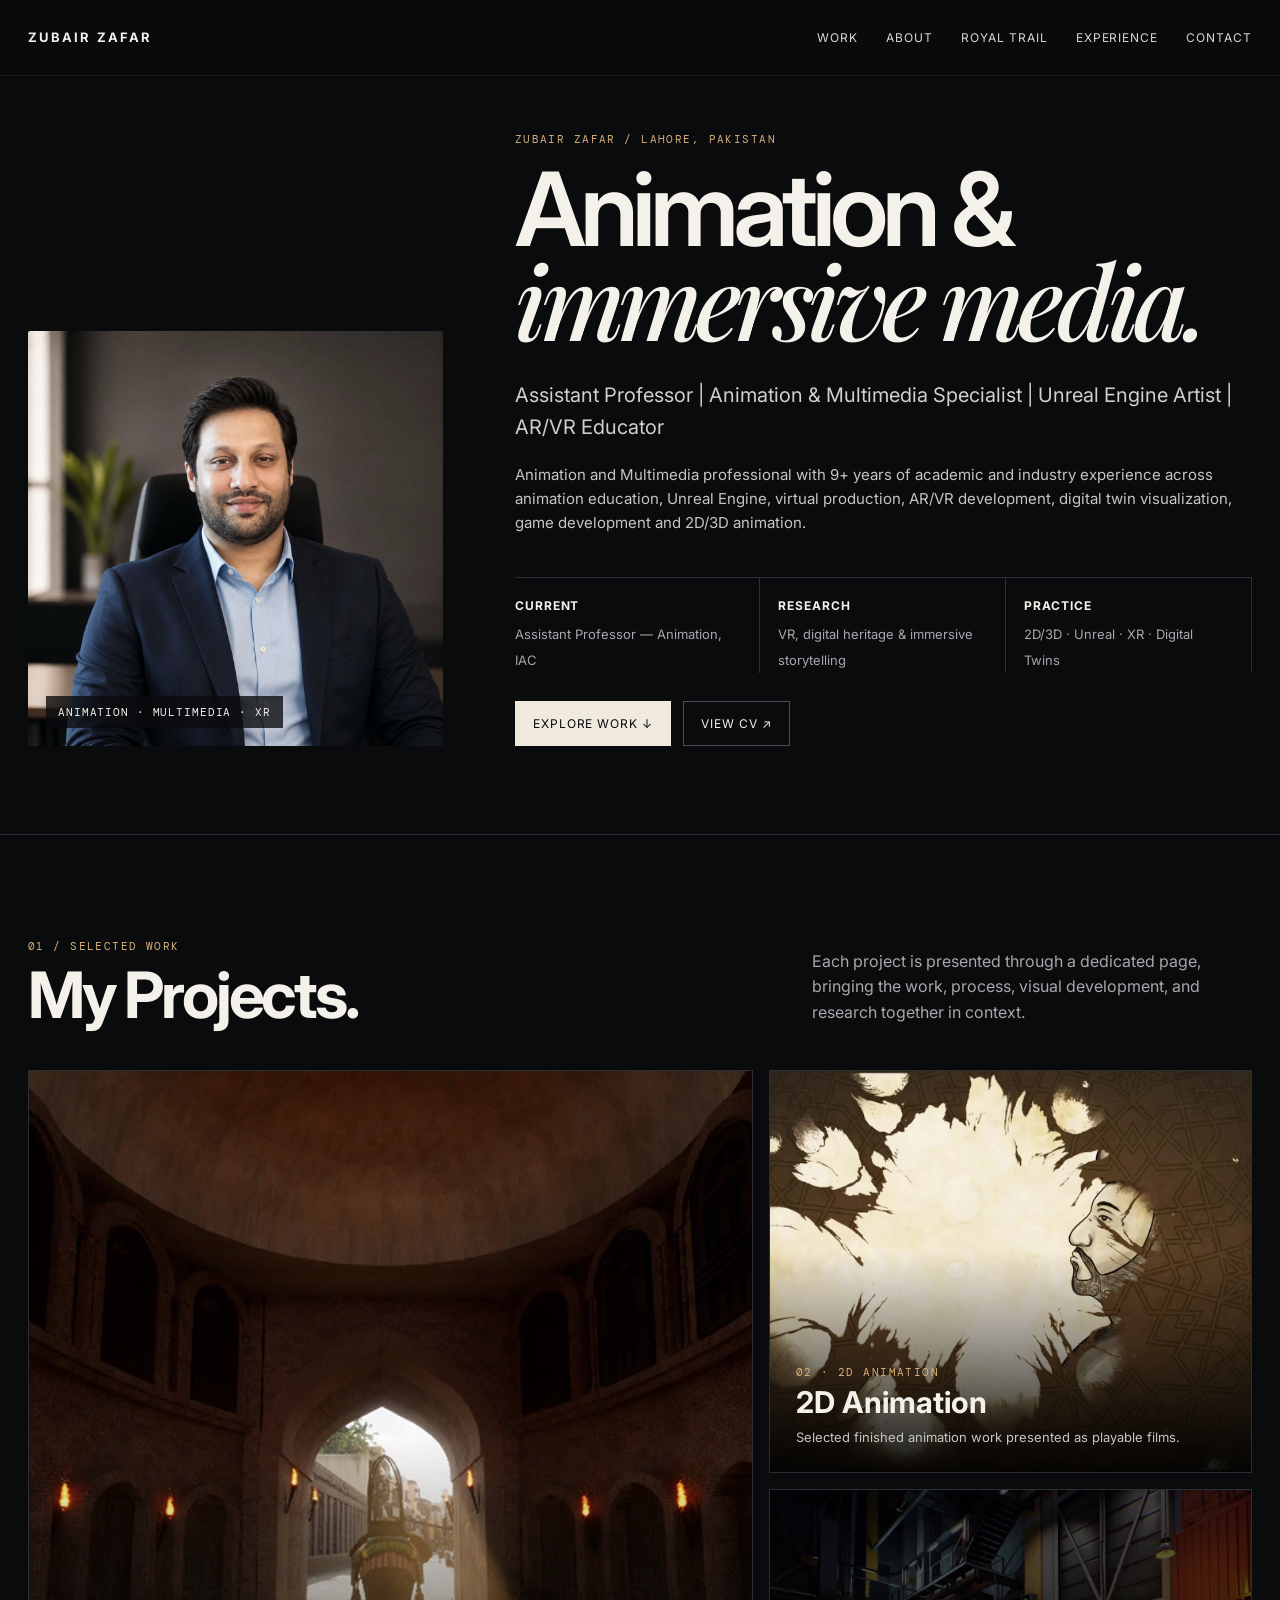
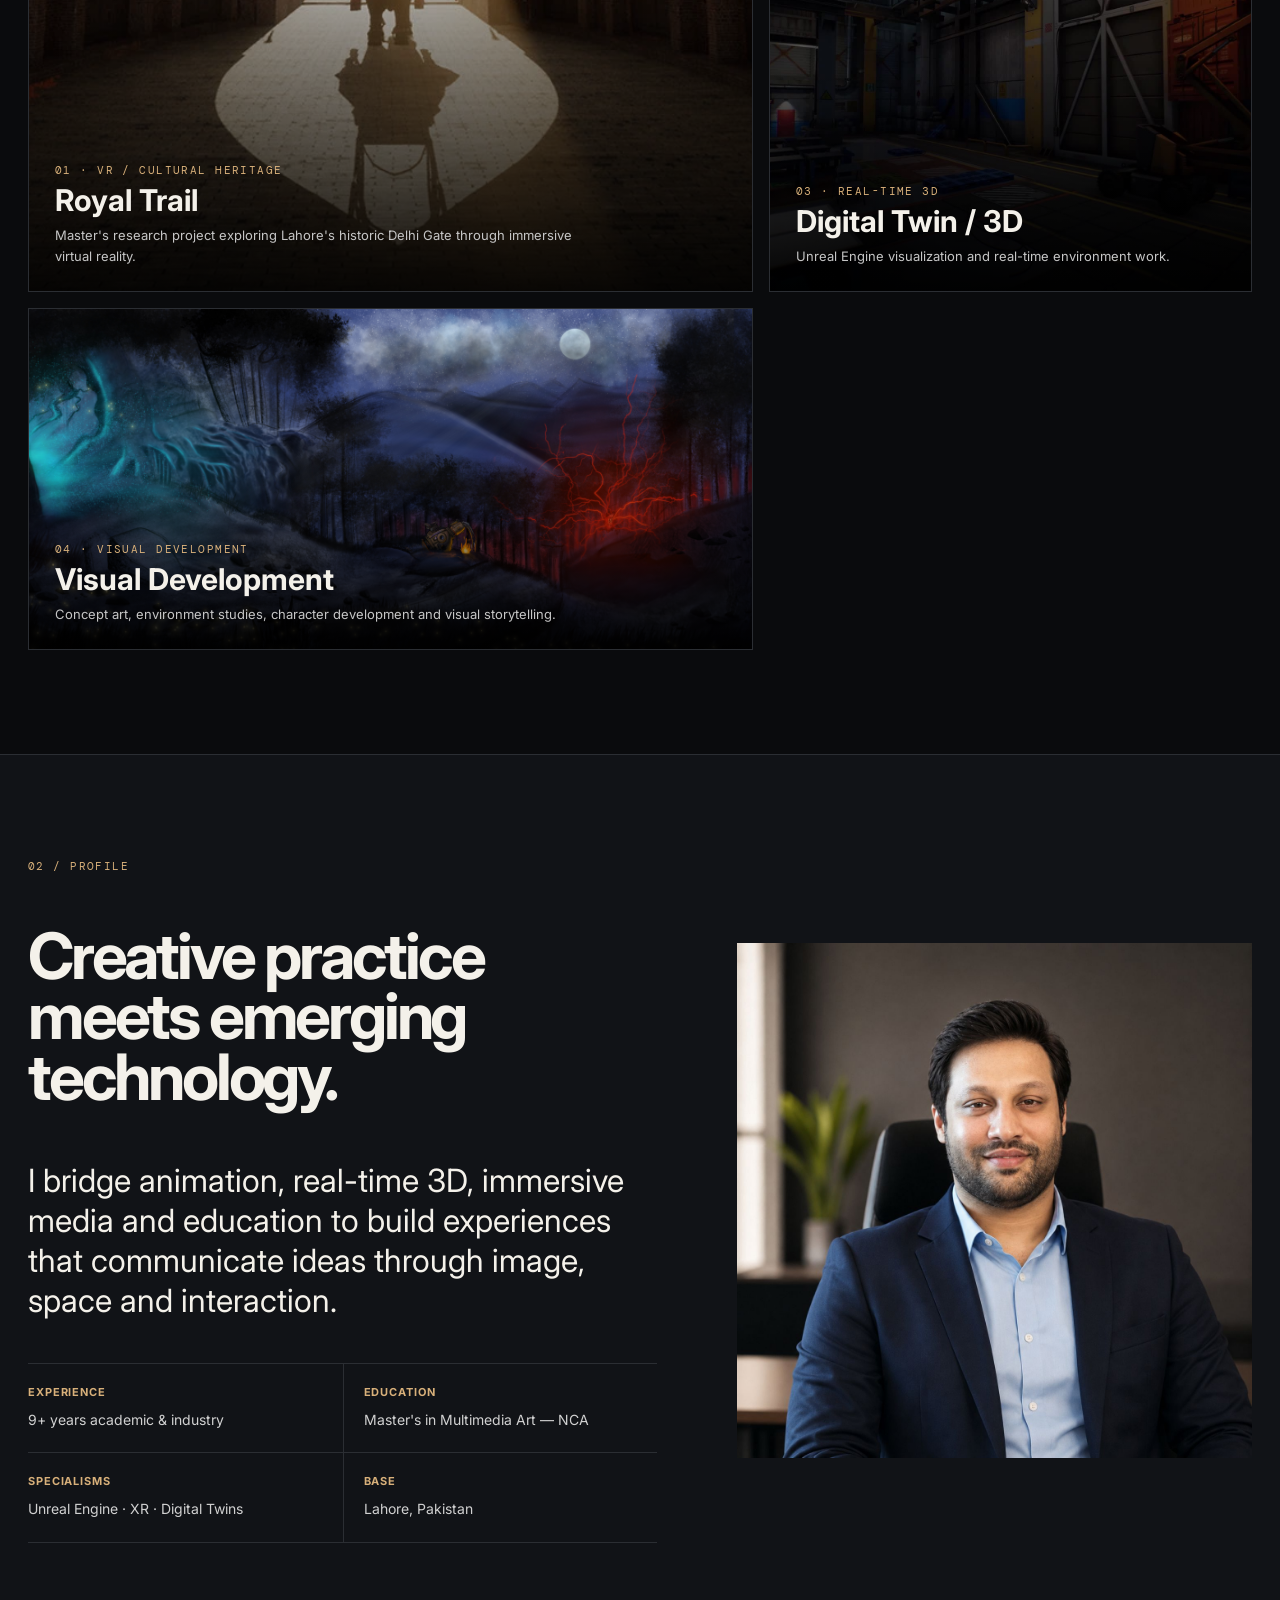
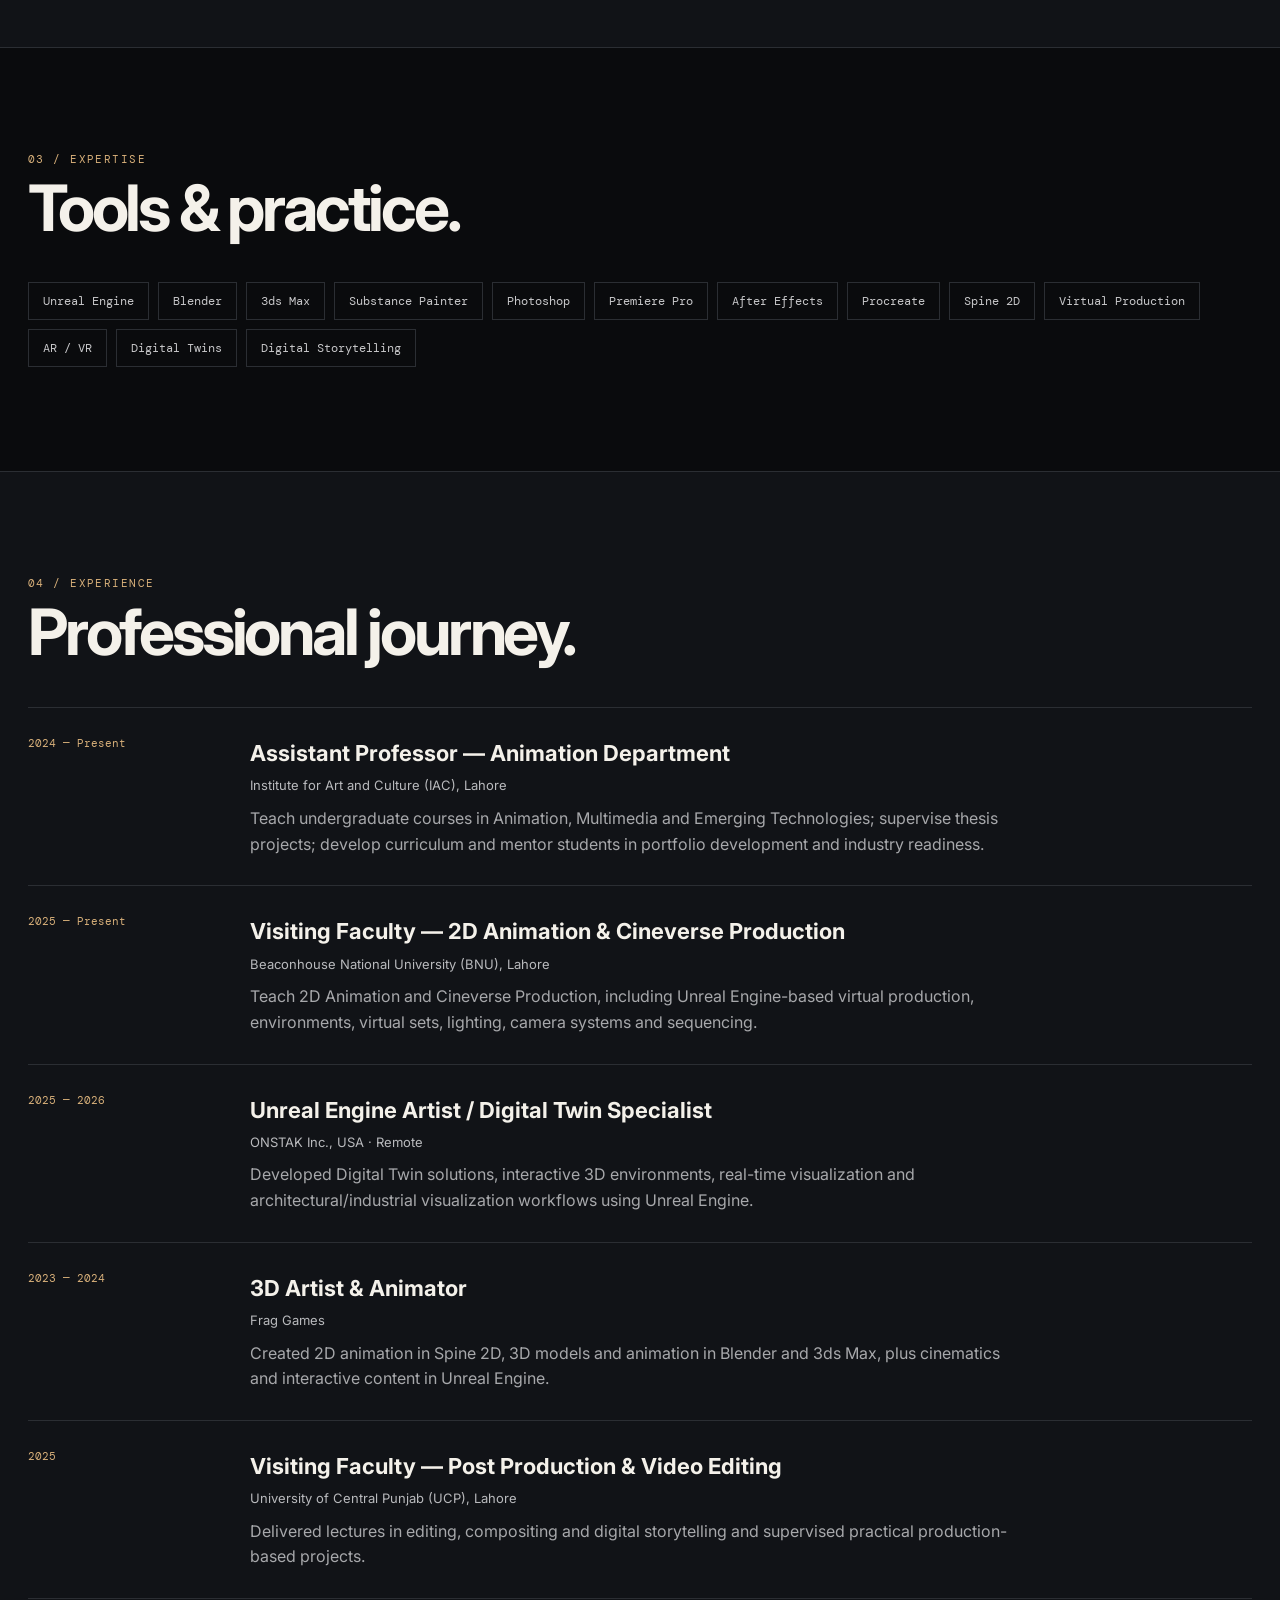
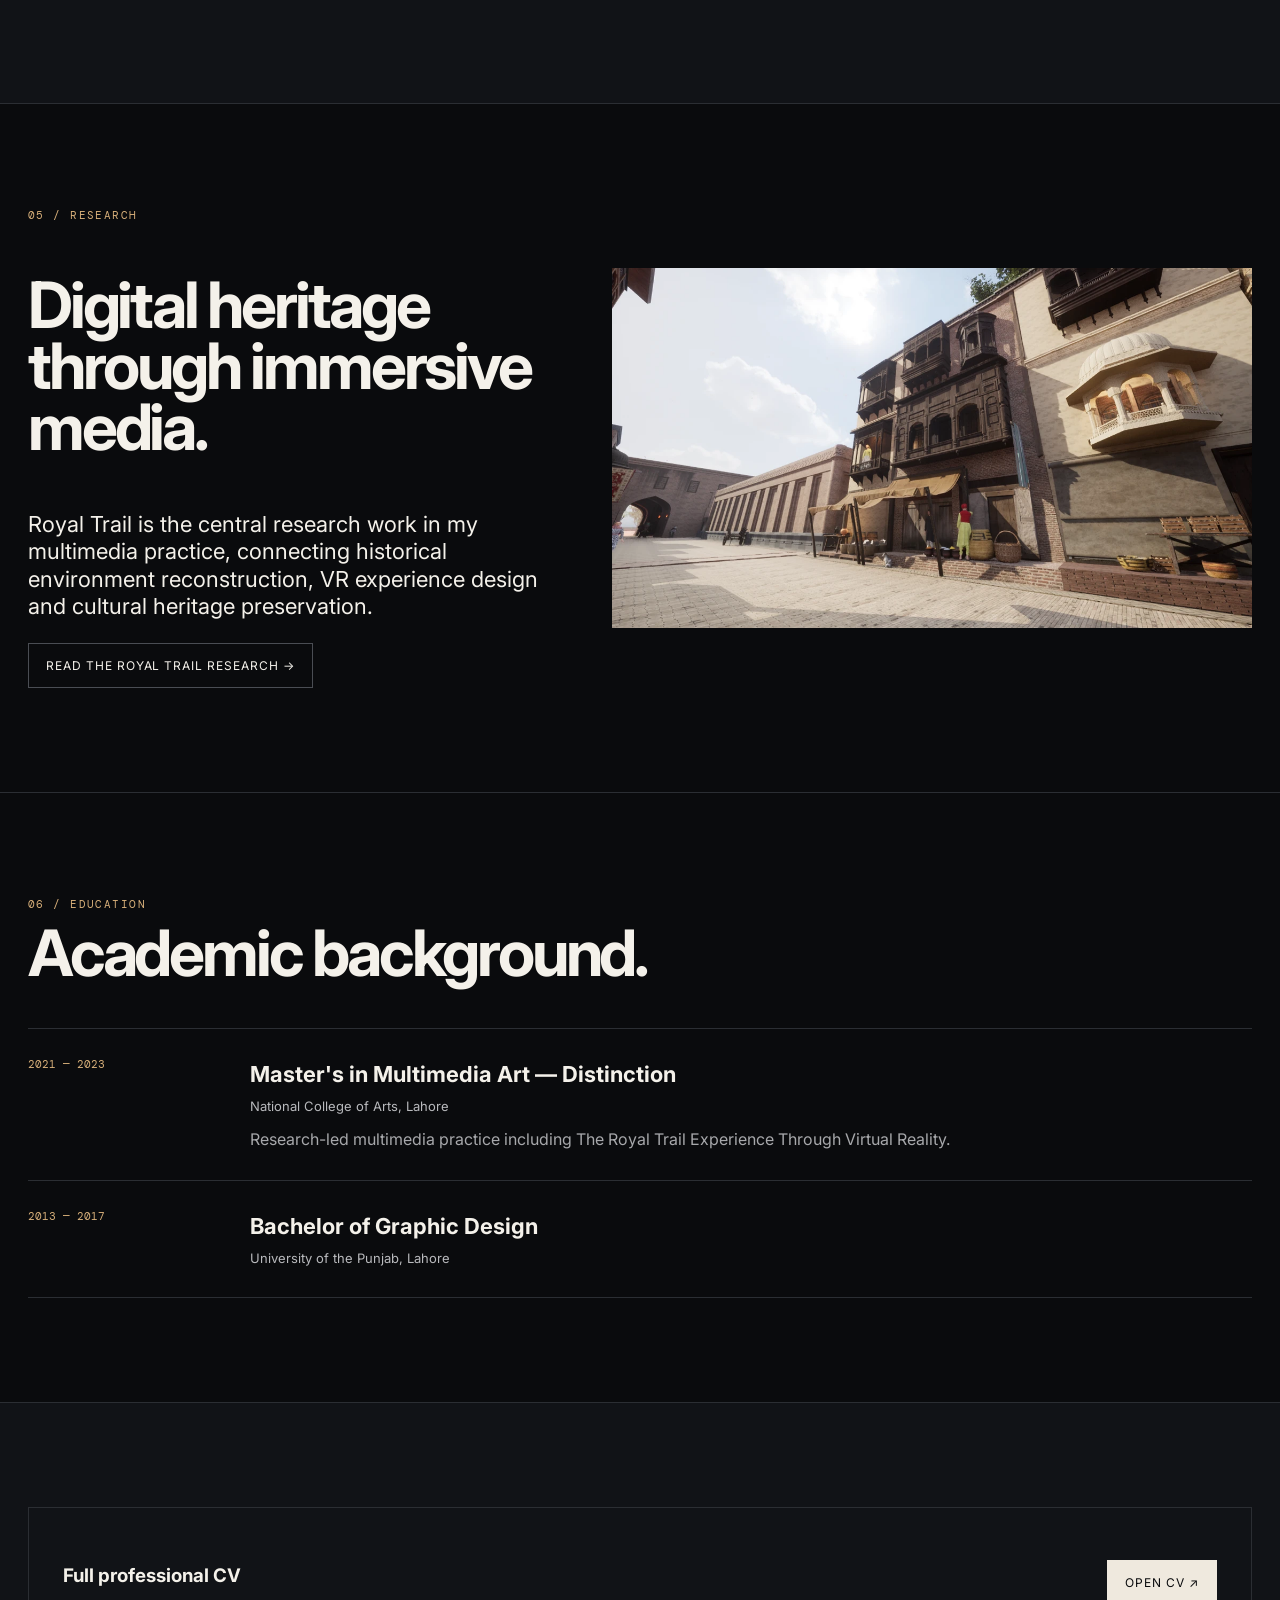
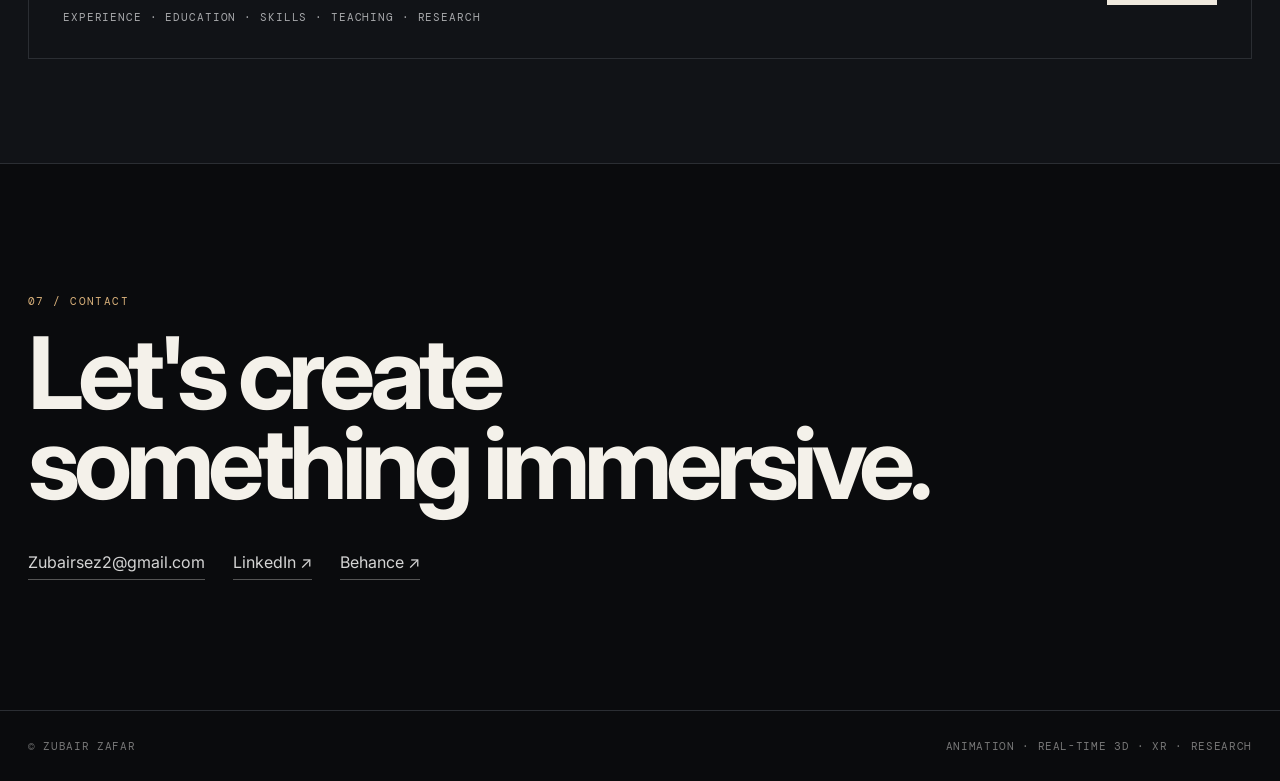
<file: index.html>
<!doctype html><html lang="en"><head><meta charset="utf-8"><meta name="viewport" content="width=device-width,initial-scale=1"><meta name="description" content="Zubair Zafar — Animation & Multimedia Specialist, Unreal Engine Artist, AR/VR Educator and Digital Twin practitioner."><title>Zubair Zafar — Portfolio</title><link rel="stylesheet" href="styles.css"></head><body>
<nav class="nav"><a class="brand" href="index.html">ZUBAIR ZAFAR</a><div class="navlinks"><a href="#work">Work</a><a href="#about">About</a><a href="royal-trail.html">Royal Trail</a><a href="#experience">Experience</a><a href="#contact">Contact</a></div></nav>
<header class="hero"><div class="container hero-grid"><div class="portrait-wrap reveal"><img class="portrait" src="assets/profile-original.jpeg" alt="Zubair Zafar professional portrait"><div class="portrait-caption">Animation · Multimedia · XR</div></div><div class="reveal"><div class="eyebrow">Zubair Zafar / Lahore, Pakistan</div><h1>Animation &<br><em>immersive media.</em></h1><p class="hero-lead">Assistant Professor | Animation & Multimedia Specialist | Unreal Engine Artist | AR/VR Educator</p><p class="prose" style="font-size:15px;margin-top:18px">Animation and Multimedia professional with 9+ years of academic and industry experience across animation education, Unreal Engine, virtual production, AR/VR development, digital twin visualization, game development and 2D/3D animation.</p><div class="quick"><div><b>Current</b><span>Assistant Professor — Animation, IAC</span></div><div><b>Research</b><span>VR, digital heritage & immersive storytelling</span></div><div><b>Practice</b><span>2D/3D · Unreal · XR · Digital Twins</span></div></div><div class="actions"><a class="btn primary" href="#work">Explore work ↓</a><a class="btn" href="assets/Zubair-Zafar-CV-2026.pdf" target="_blank">View CV ↗</a></div></div></div></header>
<main>
<section id="work"><div class="container"><div class="section-head reveal"><div><div class="eyebrow">01 / Selected Work</div><h2>My Projects.</h2></div><p>Each project is presented through a dedicated page, bringing the work, process, visual development, and research together in context.</p></div><div class="work-grid">
<a class="work-card tall reveal" href="royal-trail.html"><img src="assets/royal-feature.png" alt="Royal Trail VR environment with elephant procession"><div class="card-copy"><div class="number">01 · VR / CULTURAL HERITAGE</div><h3>Royal Trail</h3><p>Master's research project exploring Lahore's historic Delhi Gate through immersive virtual reality.</p></div></a>
<a class="work-card reveal" href="2d-animations.html"><img src="assets/2d/badshahi-poster.jpg" alt="2D animation still of Badshahi Mosque"><div class="card-copy"><div class="number">02 · 2D ANIMATION</div><h3>2D Animation</h3><p>Selected finished animation work presented as playable films.</p></div></a>
<a class="work-card reveal" href="digital-twin.html"><img src="assets/digital/digital-twin-poster.jpg" alt="Digital Twin factory visualization"><div class="card-copy"><div class="number">03 · REAL-TIME 3D</div><h3>Digital Twin / 3D</h3><p>Unreal Engine visualization and real-time environment work.</p></div></a>
<a class="work-card reveal" href="visual-development.html"><img src="assets/visual/visual-dev-02.png" alt="Visual development environment studies"><div class="card-copy"><div class="number">04 · VISUAL DEVELOPMENT</div><h3>Visual Development</h3><p>Concept art, environment studies, character development and visual storytelling.</p></div></a>
</div></div></section>
<section id="about" class="panel"><div class="container about-grid"><div class="reveal"><div class="eyebrow">02 / Profile</div><h2 class="section-title" style="font-size:clamp(42px,5vw,72px);line-height:.95;letter-spacing:-.05em">Creative practice meets emerging technology.</h2><p class="statement">I bridge animation, real-time 3D, immersive media and education to build experiences that communicate ideas through image, space and interaction.</p><div class="facts"><div class="fact"><b>Experience</b><span>9+ years academic & industry</span></div><div class="fact"><b>Education</b><span>Master's in Multimedia Art — NCA</span></div><div class="fact"><b>Specialisms</b><span>Unreal Engine · XR · Digital Twins</span></div><div class="fact"><b>Base</b><span>Lahore, Pakistan</span></div></div></div><div class="reveal"><img class="profile" src="assets/profile-original.jpeg" alt="Zubair Zafar"></div></div></section>
<section><div class="container"><div class="section-head reveal"><div><div class="eyebrow">03 / Expertise</div><h2>Tools & practice.</h2></div></div><div class="skills reveal"><span class="pill">Unreal Engine</span><span class="pill">Blender</span><span class="pill">3ds Max</span><span class="pill">Substance Painter</span><span class="pill">Photoshop</span><span class="pill">Premiere Pro</span><span class="pill">After Effects</span><span class="pill">Procreate</span><span class="pill">Spine 2D</span><span class="pill">Virtual Production</span><span class="pill">AR / VR</span><span class="pill">Digital Twins</span><span class="pill">Digital Storytelling</span></div></div></section>
<section id="experience" class="panel"><div class="container"><div class="section-head reveal"><div><div class="eyebrow">04 / Experience</div><h2>Professional journey.</h2></div></div><div class="timeline"><article class="job reveal"><time>2024 — Present</time><div><h3>Assistant Professor — Animation Department</h3><div class="org">Institute for Art and Culture (IAC), Lahore</div><p>Teach undergraduate courses in Animation, Multimedia and Emerging Technologies; supervise thesis projects; develop curriculum and mentor students in portfolio development and industry readiness.</p></div></article><article class="job reveal"><time>2025 — Present</time><div><h3>Visiting Faculty — 2D Animation & Cineverse Production</h3><div class="org">Beaconhouse National University (BNU), Lahore</div><p>Teach 2D Animation and Cineverse Production, including Unreal Engine-based virtual production, environments, virtual sets, lighting, camera systems and sequencing.</p></div></article><article class="job reveal"><time>2025 — 2026</time><div><h3>Unreal Engine Artist / Digital Twin Specialist</h3><div class="org">ONSTAK Inc., USA · Remote</div><p>Developed Digital Twin solutions, interactive 3D environments, real-time visualization and architectural/industrial visualization workflows using Unreal Engine.</p></div></article><article class="job reveal"><time>2023 — 2024</time><div><h3>3D Artist & Animator</h3><div class="org">Frag Games</div><p>Created 2D animation in Spine 2D, 3D models and animation in Blender and 3ds Max, plus cinematics and interactive content in Unreal Engine.</p></div></article><article class="job reveal"><time>2025</time><div><h3>Visiting Faculty — Post Production & Video Editing</h3><div class="org">University of Central Punjab (UCP), Lahore</div><p>Delivered lectures in editing, compositing and digital storytelling and supervised practical production-based projects.</p></div></article></div></div></section>
<section><div class="container royal-research-hero"><div class="reveal"><div class="eyebrow">05 / Research</div><h2 style="font-size:clamp(42px,5vw,72px);line-height:.95;letter-spacing:-.05em">Digital heritage through immersive media.</h2><p class="statement" style="font-size:22px">Royal Trail is the central research work in my multimedia practice, connecting historical environment reconstruction, VR experience design and cultural heritage preservation.</p><a class="btn" href="royal-trail.html#research">Read the Royal Trail research →</a></div><div class="reveal"><img src="assets/royal/royal-01.png" alt="Royal Trail journey flow, mood board, sketches and concept art"></div></div></section>
<section><div class="container"><div class="section-head reveal"><div><div class="eyebrow">06 / Education</div><h2>Academic background.</h2></div></div><div class="timeline"><article class="job reveal"><time>2021 — 2023</time><div><h3>Master's in Multimedia Art — Distinction</h3><div class="org">National College of Arts, Lahore</div><p>Research-led multimedia practice including The Royal Trail Experience Through Virtual Reality.</p></div></article><article class="job reveal"><time>2013 — 2017</time><div><h3>Bachelor of Graphic Design</h3><div class="org">University of the Punjab, Lahore</div></div></article></div></div></section>
<section class="panel"><div class="container"><div class="resume-box reveal"><div><h3>Full professional CV</h3><div class="small">Experience · education · skills · teaching · research</div></div><a class="btn primary" href="assets/Zubair-Zafar-CV-2026.pdf" target="_blank">Open CV ↗</a></div></div></section>
<section id="contact" class="contact"><div class="container reveal"><div class="eyebrow">07 / Contact</div><h2>Let's create something immersive.</h2><div class="contact-info"><a href="mailto:Zubairsez2@gmail.com">Zubairsez2@gmail.com</a><a href="https://www.linkedin.com/in/zubair-zafar-917b8376/" target="_blank">LinkedIn ↗</a><a href="https://www.behance.net/zubairsez" target="_blank">Behance ↗</a></div></div></section>
</main><footer><div class="container footer"><span>© Zubair Zafar</span><span>Animation · Real-time 3D · XR · Research</span></div></footer><script src="script.js"></script></body></html>
</file>
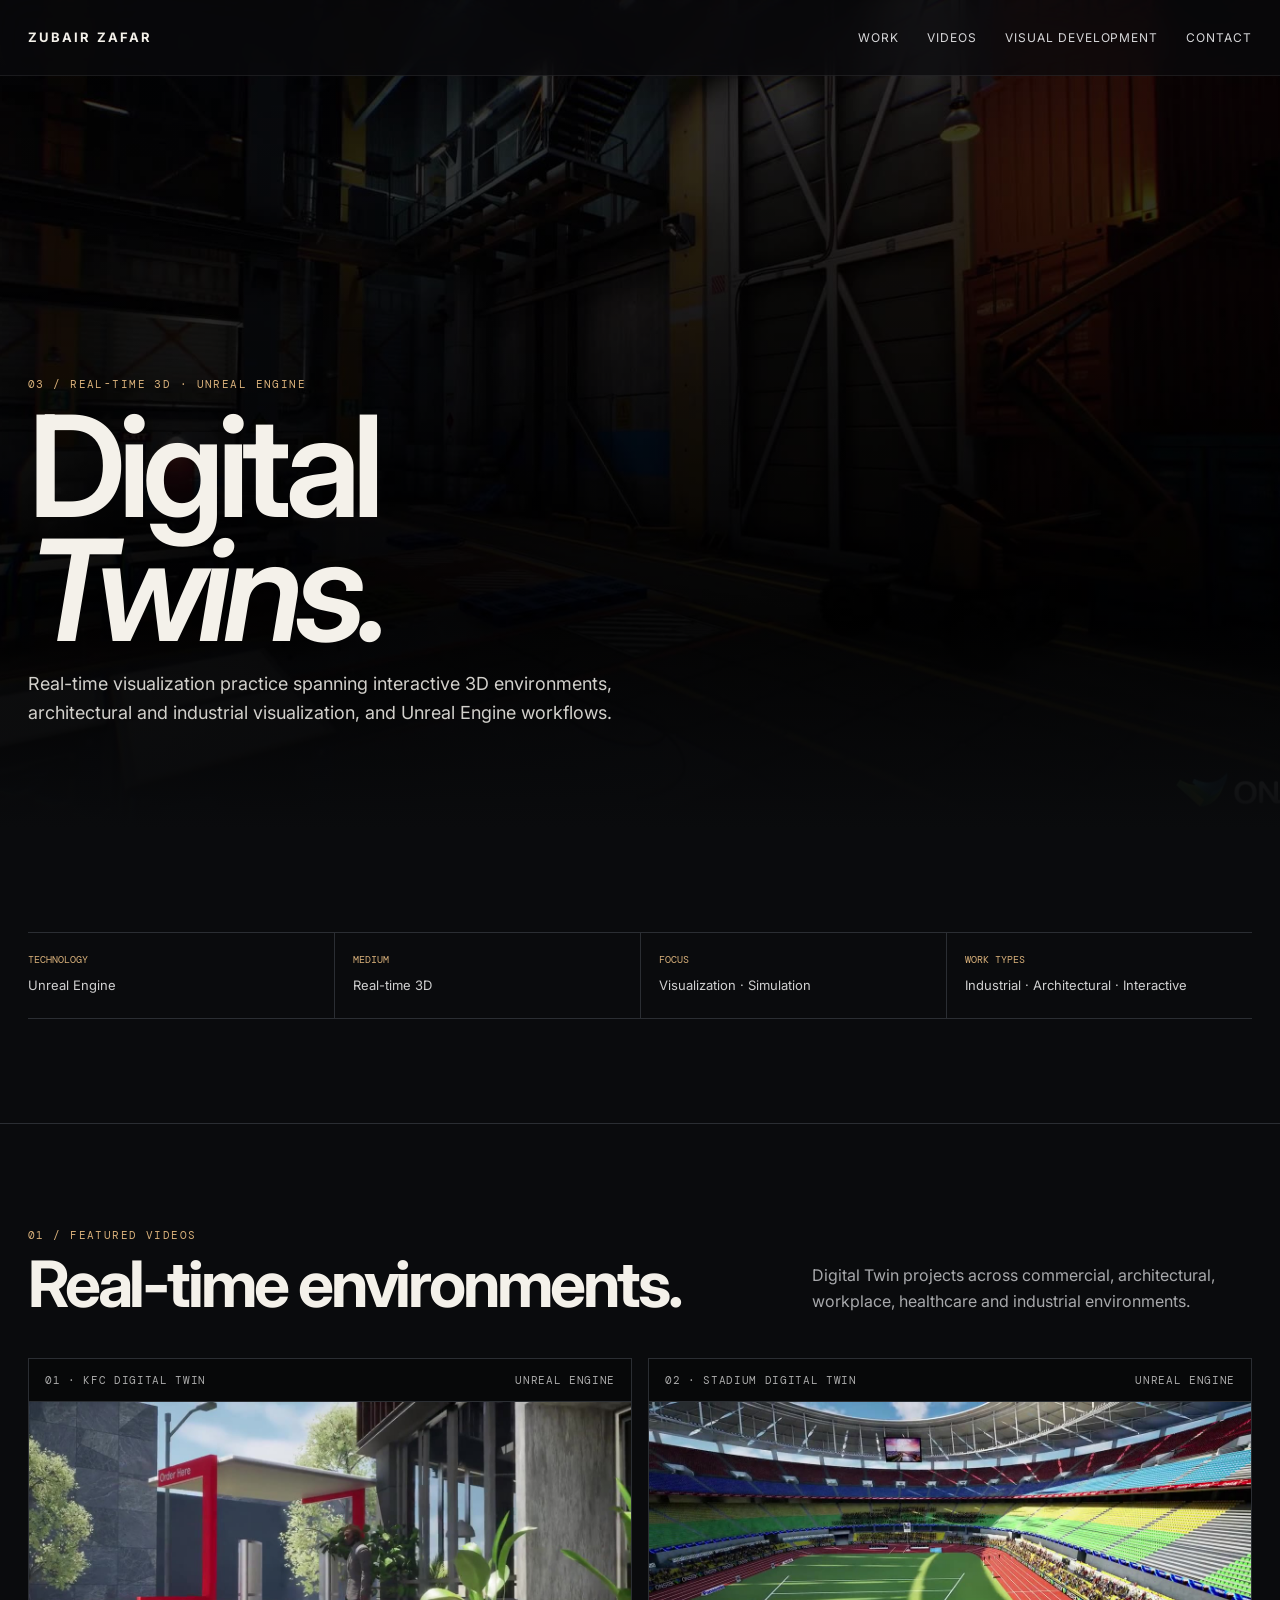
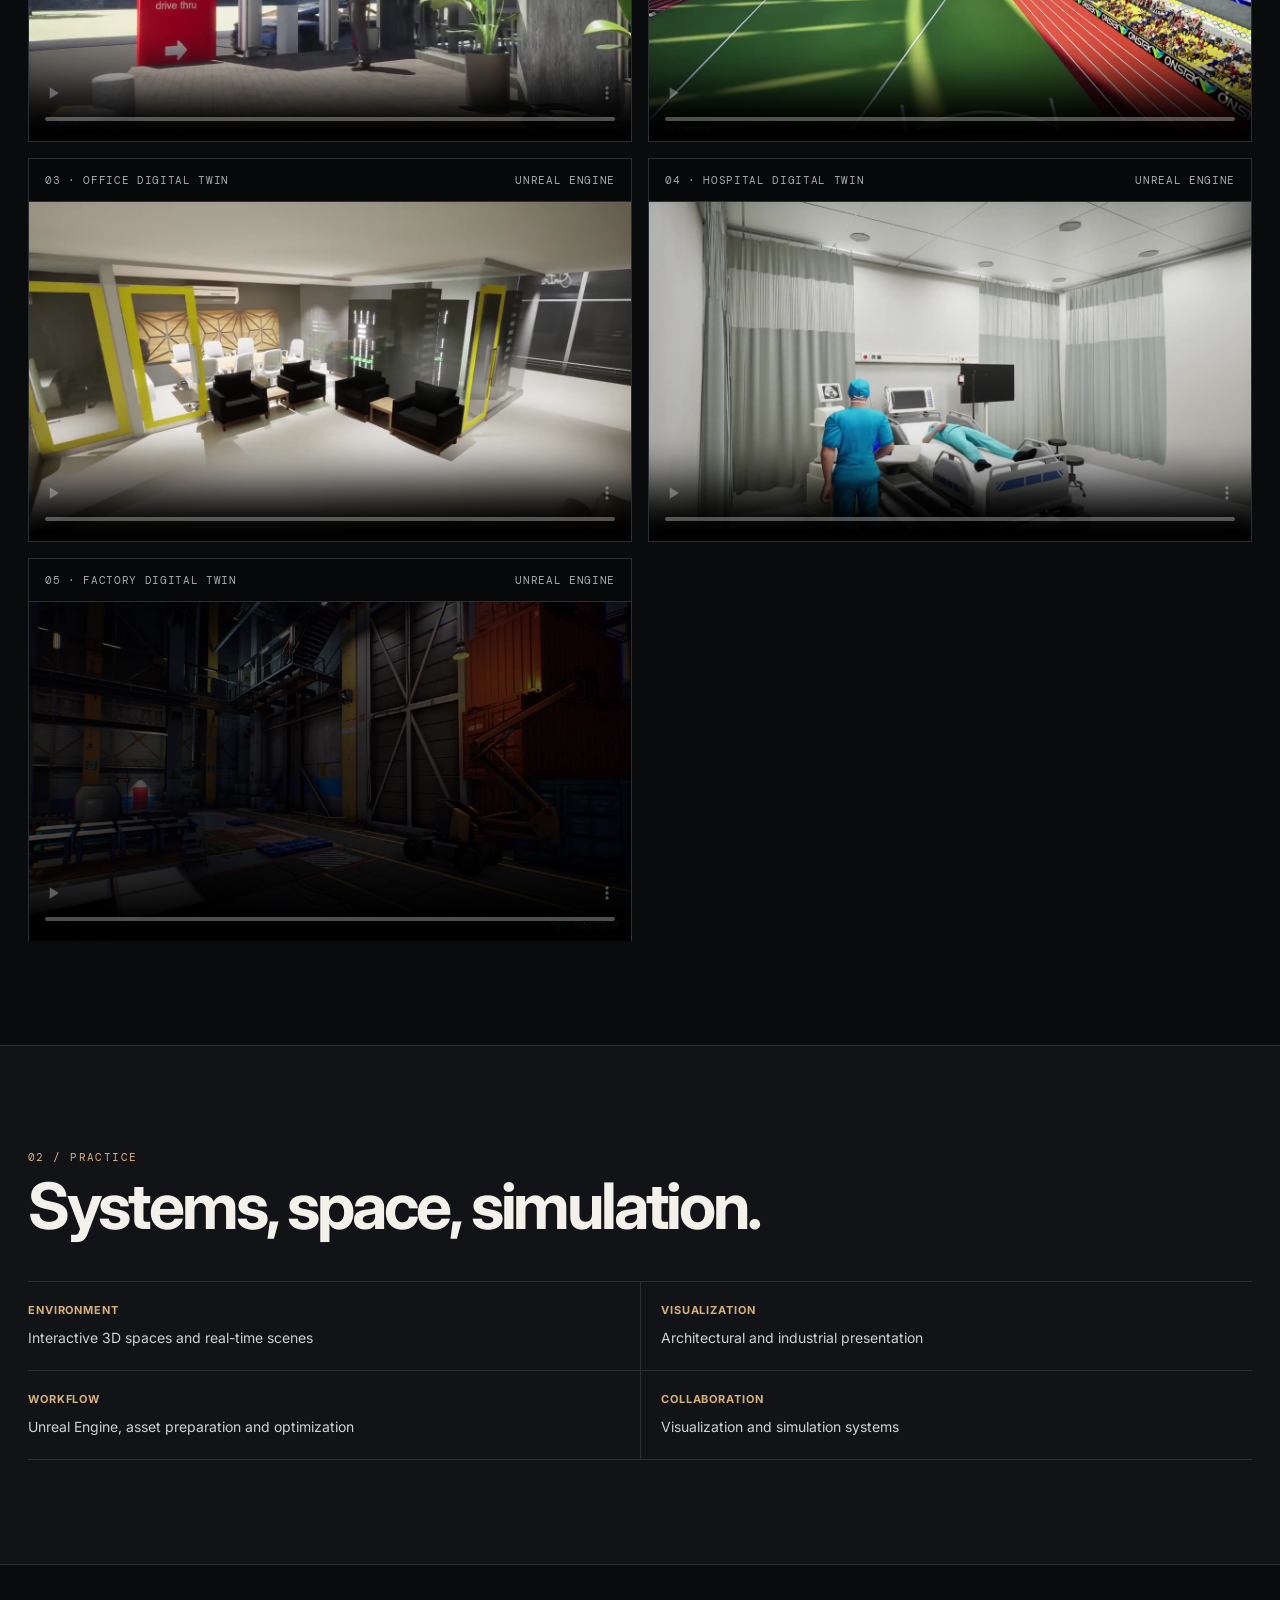
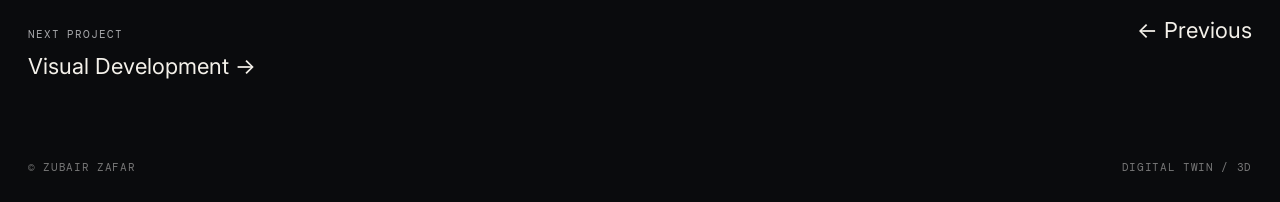
<file: digital-twin.html>
<!doctype html><html lang="en"><head><meta charset="utf-8"><meta name="viewport" content="width=device-width,initial-scale=1"><title>Digital Twin / 3D Visualization — Zubair Zafar</title><link rel="stylesheet" href="styles.css"></head><body>
<nav class="nav"><a class="brand" href="index.html">ZUBAIR ZAFAR</a><div class="navlinks"><a href="index.html#work">Work</a><a href="#videos">Videos</a><a href="visual-development.html">Visual Development</a><a href="index.html#contact">Contact</a></div></nav>
<header class="project-hero"><div class="project-hero-media"><video autoplay muted loop playsinline poster="assets/digital/digital-twin-poster.jpg"><source src="assets/digital/factory-digital-twin.mp4" type="video/mp4"></video></div><div class="project-title reveal"><div class="eyebrow">03 / REAL-TIME 3D · UNREAL ENGINE</div><h1>Digital<br><em>Twins.</em></h1><p>Real-time visualization practice spanning interactive 3D environments, architectural and industrial visualization, and Unreal Engine workflows.</p></div></header>
<main id="videos"><section><div class="container"><div class="meta-grid reveal"><div class="meta"><b>Technology</b><span>Unreal Engine</span></div><div class="meta"><b>Medium</b><span>Real-time 3D</span></div><div class="meta"><b>Focus</b><span>Visualization · Simulation</span></div><div class="meta"><b>Work types</b><span>Industrial · Architectural · Interactive</span></div></div></div></section>
<section><div class="container"><div class="section-head reveal"><div><div class="eyebrow">01 / Featured videos</div><h2>Real-time environments.</h2></div><p>Digital Twin projects across commercial, architectural, workplace, healthcare and industrial environments.</p></div><div class="dt-video-grid">
<div class="video-block reveal"><div class="video-label"><span>01 · KFC Digital Twin</span><span>Unreal Engine</span></div><video controls playsinline preload="metadata" poster="assets/digital/kfc-poster.jpg"><source src="assets/digital/kfc-digital-twin.mp4" type="video/mp4"></video></div>
<div class="video-block reveal"><div class="video-label"><span>02 · Stadium Digital Twin</span><span>Unreal Engine</span></div><video controls playsinline preload="metadata" poster="assets/digital/stadium-poster.jpg"><source src="assets/digital/stadium-digital-twin.mp4" type="video/mp4"></video></div>
<div class="video-block reveal"><div class="video-label"><span>03 · Office Digital Twin</span><span>Unreal Engine</span></div><video controls playsinline preload="metadata" poster="assets/digital/office-poster.jpg"><source src="assets/digital/office-digital-twin.mp4" type="video/mp4"></video></div>
<div class="video-block reveal"><div class="video-label"><span>04 · Hospital Digital Twin</span><span>Unreal Engine</span></div><video controls playsinline preload="metadata" poster="assets/digital/hospital-poster.jpg"><source src="assets/digital/hospital-digital-twin.mp4" type="video/mp4"></video></div>
<div class="video-block reveal"><div class="video-label"><span>05 · Factory Digital Twin</span><span>Unreal Engine</span></div><video controls playsinline preload="metadata" poster="assets/digital/digital-twin-poster.jpg"><source src="assets/digital/factory-digital-twin.mp4" type="video/mp4"></video></div>
</div></div></section>
<section class="panel"><div class="container"><div class="section-head reveal"><div><div class="eyebrow">02 / Practice</div><h2>Systems, space, simulation.</h2></div></div><div class="facts"><div class="fact reveal"><b>Environment</b><span>Interactive 3D spaces and real-time scenes</span></div><div class="fact reveal"><b>Visualization</b><span>Architectural and industrial presentation</span></div><div class="fact reveal"><b>Workflow</b><span>Unreal Engine, asset preparation and optimization</span></div><div class="fact reveal"><b>Collaboration</b><span>Visualization and simulation systems</span></div></div></div></section>
<div class="container project-nav"><a href="visual-development.html"><span class="small">NEXT PROJECT</span><br>Visual Development →</a><a href="2d-animations.html">← Previous</a></div></main><footer><div class="container footer"><span>© Zubair Zafar</span><span>Digital Twin / 3D</span></div></footer><script src="script.js"></script></body></html>
</file>
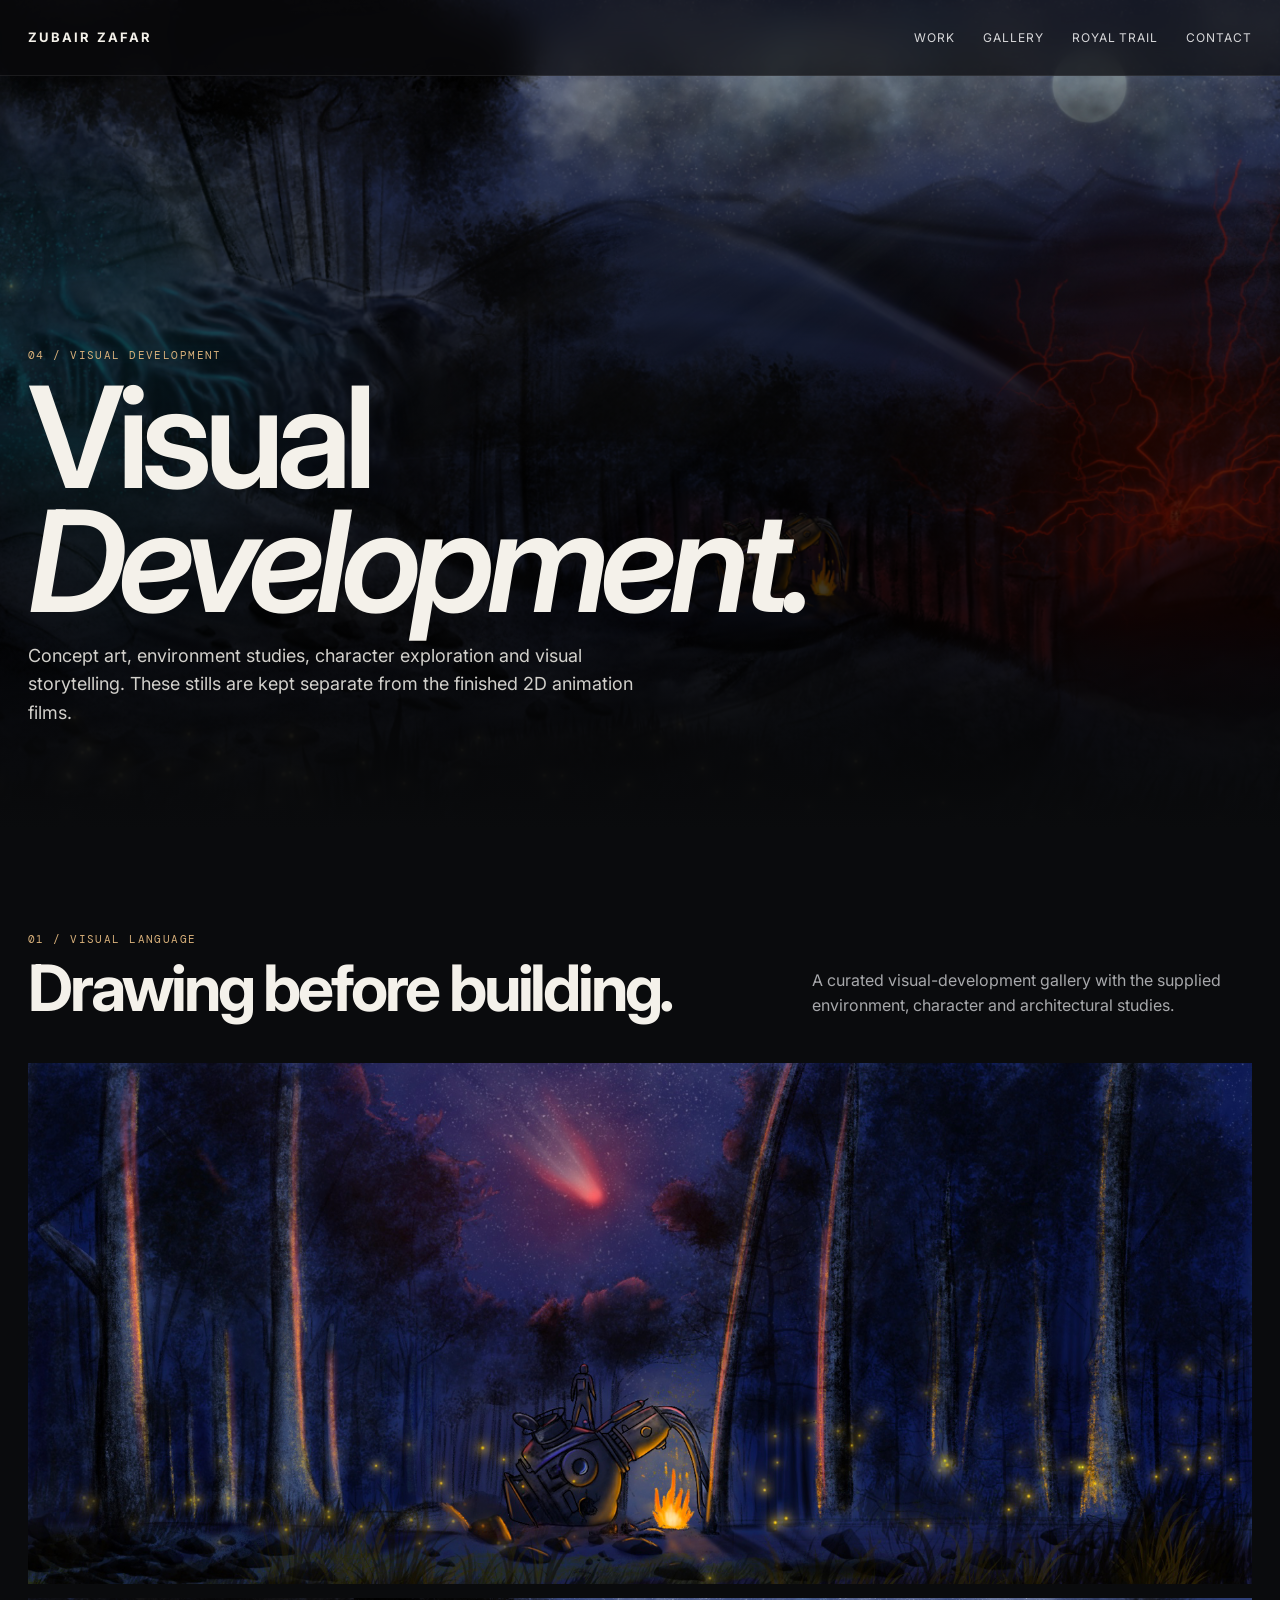
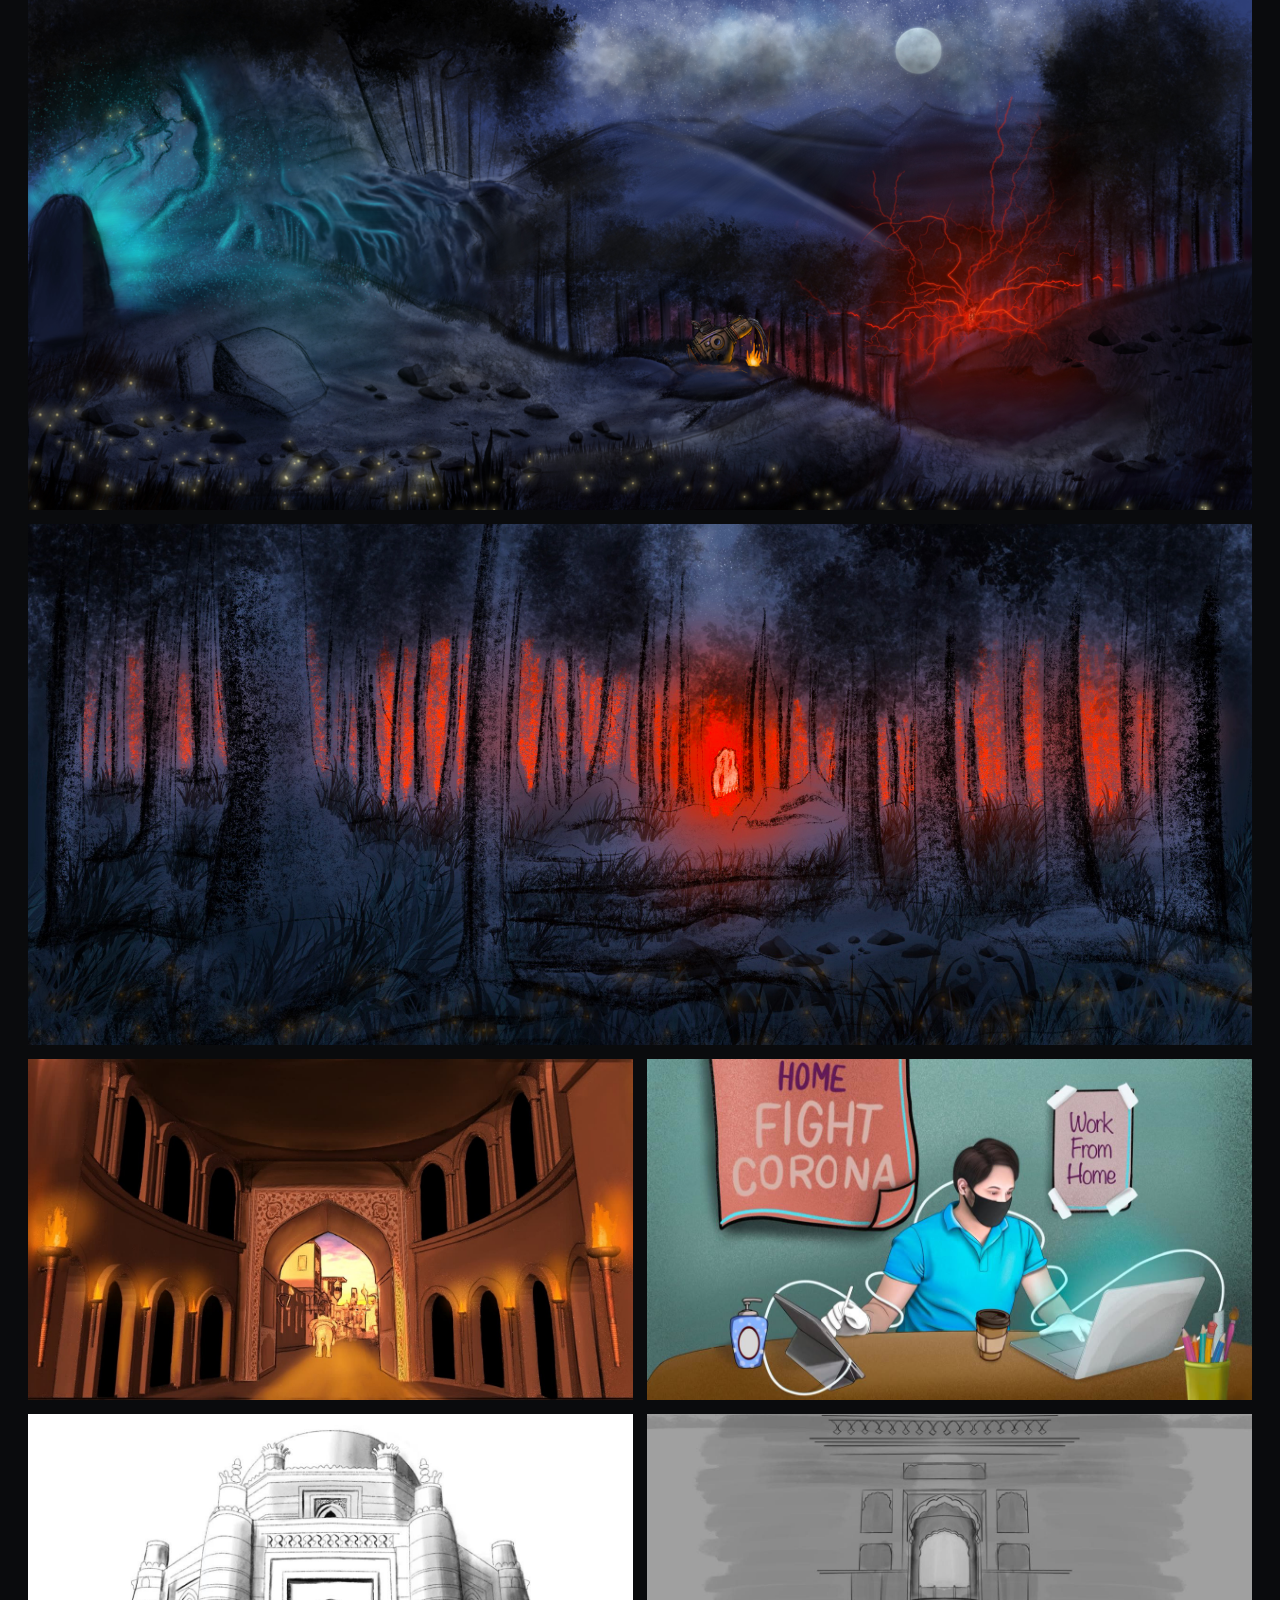
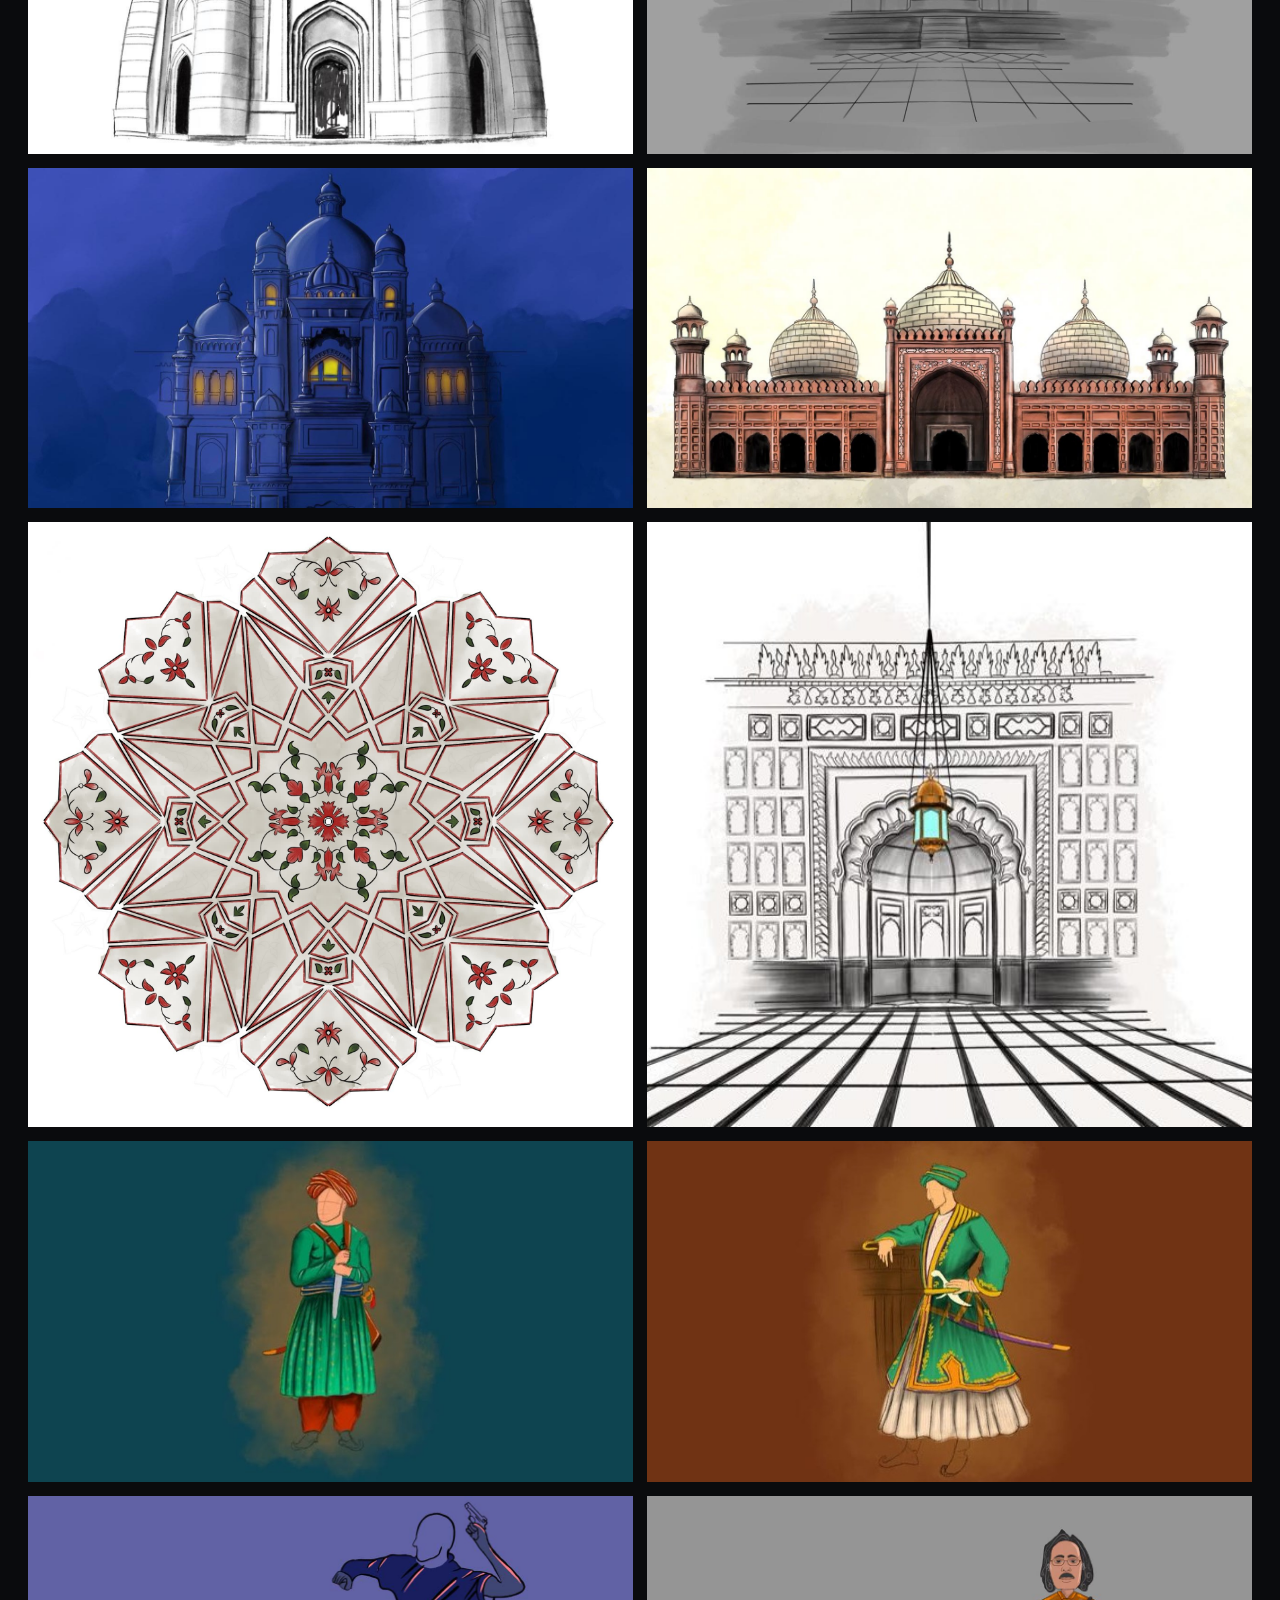
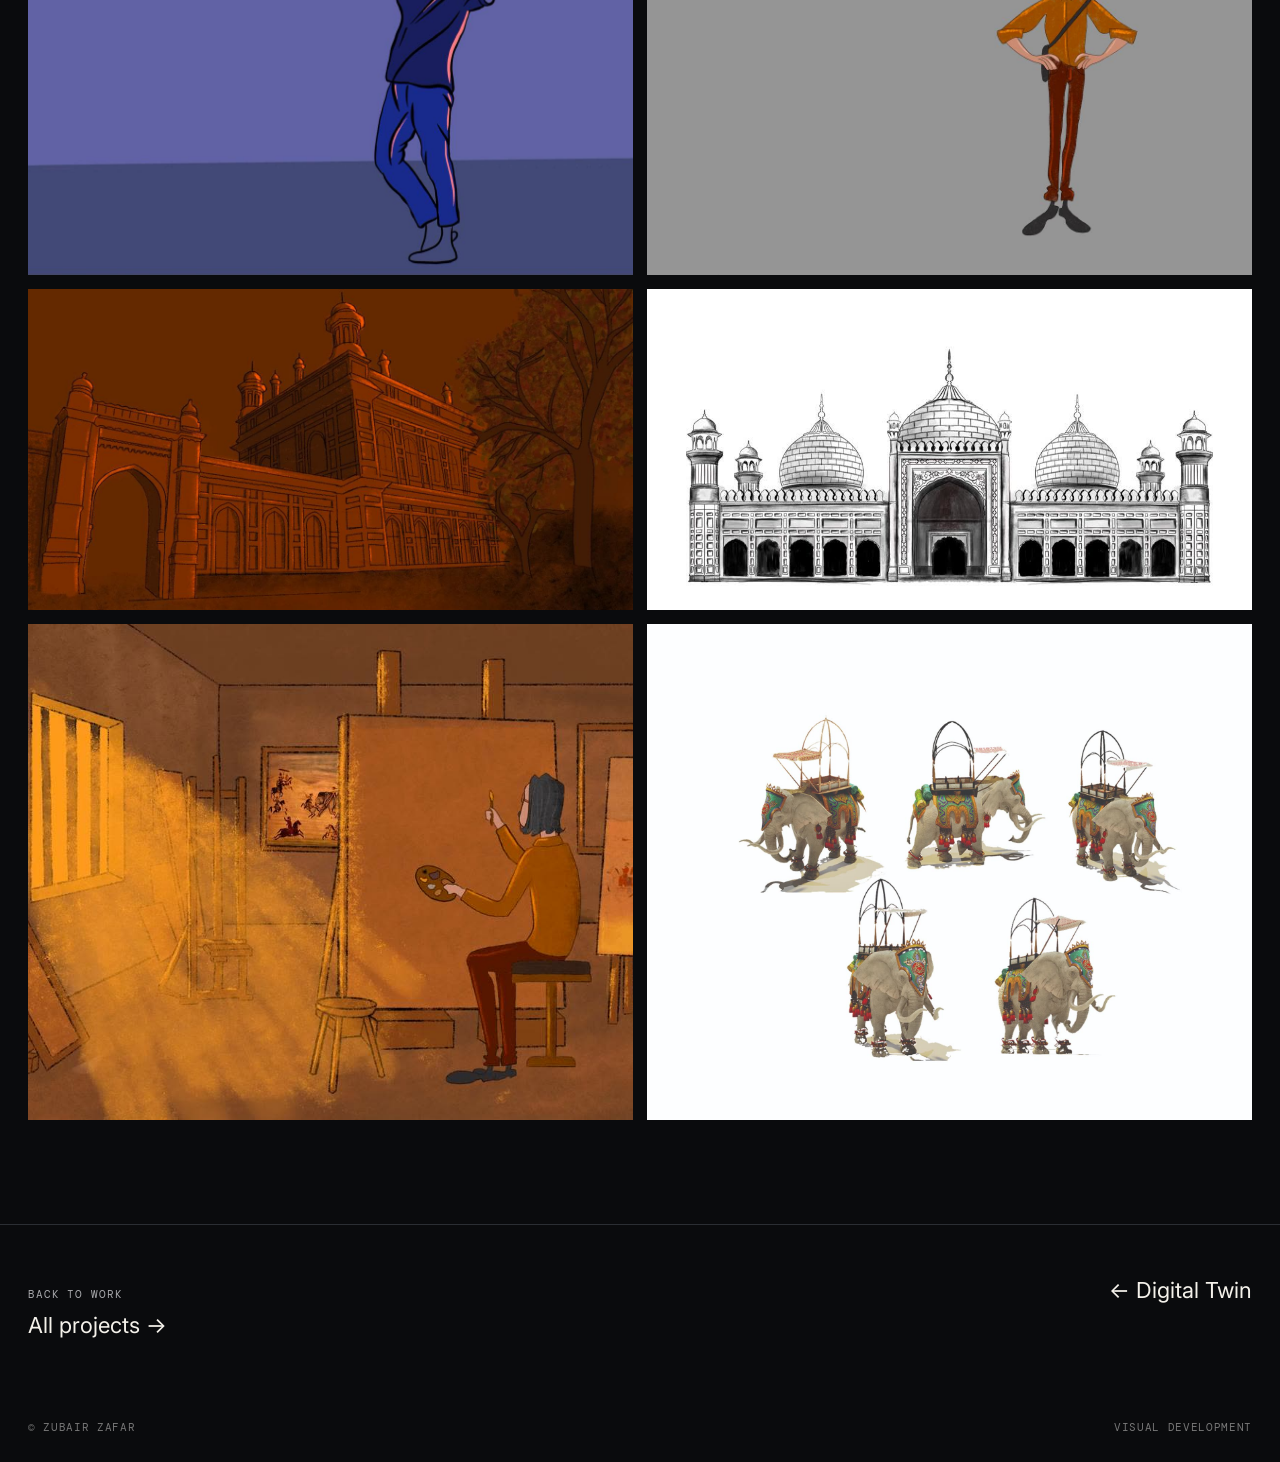
<file: visual-development.html>
<!doctype html><html lang="en"><head><meta charset="utf-8"><meta name="viewport" content="width=device-width,initial-scale=1"><title>Visual Development — Zubair Zafar</title><link rel="stylesheet" href="styles.css"></head><body>
<nav class="nav"><a class="brand" href="index.html">ZUBAIR ZAFAR</a><div class="navlinks"><a href="index.html#work">Work</a><a href="#gallery">Gallery</a><a href="royal-trail.html">Royal Trail</a><a href="index.html#contact">Contact</a></div></nav>
<header class="project-hero"><div class="project-hero-media"><img src="assets/visual/visual-dev-02.png" alt="Visual development environment studies"></div><div class="project-title reveal"><div class="eyebrow">04 / VISUAL DEVELOPMENT</div><h1>Visual<br><em>Development.</em></h1><p>Concept art, environment studies, character exploration and visual storytelling. These stills are kept separate from the finished 2D animation films.</p></div></header>
<main id="gallery"><section><div class="container"><div class="section-head reveal"><div><div class="eyebrow">01 / Visual language</div><h2>Drawing before building.</h2></div><p>A curated visual-development gallery with the supplied environment, character and architectural studies.</p></div><div class="gallery"><img class="wide reveal" src="assets/visual/visual-dev-01.png" alt="Environment key frame study"><img class="wide reveal" src="assets/visual/visual-dev-02.png" alt="Five environments illustrated"><img class="wide reveal" src="assets/visual/visual-dev-03.png" alt="Environment based storytelling board"><img class="reveal" src="assets/visual/concept-01.jpg" alt="Environment concept"><img class="reveal" src="assets/visual/concept-02.jpeg" alt="Illustration"><img class="reveal" src="assets/visual/concept-03.jpeg" alt="Mosque line art"><img class="reveal" src="assets/visual/concept-04.jpeg" alt="Architectural line art"><img class="reveal" src="assets/visual/concept-05.jpeg" alt="Digital art study"><img class="reveal" src="assets/visual/concept-06.jpg" alt="Architectural illustration"><img class="reveal" src="assets/visual/concept-07.jpg" alt="Architectural illustration"><img class="reveal" src="assets/visual/concept-08.jpeg" alt="Line art study"><img class="reveal" src="assets/visual/concept-09.jpeg" alt="Character painting"><img class="reveal" src="assets/visual/concept-10.jpeg" alt="Character painting"><img class="reveal" src="assets/visual/concept-11.jpeg" alt="Character painting"><img class="reveal" src="assets/visual/concept-12.jpeg" alt="Character painting"><img class="reveal" src="assets/visual/concept-13.jpeg" alt="Poster art"><img class="reveal" src="assets/visual/concept-14.jpeg" alt="Masjid line art"><img class="reveal" src="assets/visual/concept-15.jpeg" alt="Sketching illustration"><img class="reveal" src="assets/visual/concept-16.jpg" alt="Shahi Swari artwork"></div></div></section>
<div class="container project-nav"><a href="index.html#work"><span class="small">BACK TO WORK</span><br>All projects →</a><a href="digital-twin.html">← Digital Twin</a></div></main><footer><div class="container footer"><span>© Zubair Zafar</span><span>Visual Development</span></div></footer><script src="script.js"></script></body></html>
</file>
<file: styles.css>
@import url('https://fonts.googleapis.com/css2?family=DM+Mono:wght@400;500&family=Inter:wght@400;500;600;700&family=Playfair+Display:ital,wght@0,500;1,500&display=swap');
:root{--bg:#0a0b0d;--panel:#111317;--ink:#f4f1ea;--muted:#a7a8ab;--line:#2b2e33;--accent:#d8b07a;--cream:#efe9de;--max:1240px}
*{box-sizing:border-box}html{scroll-behavior:smooth}body{margin:0;background:var(--bg);color:var(--ink);font-family:Inter,Arial,sans-serif;line-height:1.6}a{color:inherit;text-decoration:none}img,video{display:block;max-width:100%}.container{width:min(var(--max),calc(100% - 56px));margin:auto}.nav{position:fixed;z-index:20;top:0;left:0;right:0;height:76px;display:flex;align-items:center;justify-content:space-between;padding:0 28px;background:rgba(10,11,13,.72);backdrop-filter:blur(16px);border-bottom:1px solid rgba(255,255,255,.08)}.brand{font-weight:700;letter-spacing:.16em;font-size:13px}.navlinks{display:flex;gap:28px;font-size:12px;color:#d7d7d9;text-transform:uppercase;letter-spacing:.08em}.navlinks a:hover{color:var(--accent)}
.hero{padding:132px 0 88px;border-bottom:1px solid var(--line)}.hero-grid{display:grid;grid-template-columns:minmax(280px,.72fr) 1.28fr;gap:72px;align-items:end}.portrait-wrap{position:relative}.portrait{width:100%;aspect-ratio:1/1;object-fit:cover;filter:saturate(.88);border-radius:2px}.portrait-caption{position:absolute;bottom:18px;left:18px;background:rgba(10,11,13,.78);padding:9px 12px;font:11px 'DM Mono',monospace;letter-spacing:.08em;text-transform:uppercase}.eyebrow,.number{font:11px 'DM Mono',monospace;letter-spacing:.13em;text-transform:uppercase;color:var(--accent)}h1{font-size:clamp(54px,8vw,116px);line-height:.88;letter-spacing:-.06em;margin:18px 0 30px;font-weight:600}.hero h1 em{font-family:'Playfair Display',serif;font-weight:500}.hero-lead{max-width:720px;font-size:20px;color:#d1d0cc}.quick{display:grid;grid-template-columns:repeat(3,1fr);border-top:1px solid var(--line);margin-top:42px}.quick div{padding:18px 18px 0 0;border-right:1px solid var(--line)}.quick div+div{padding-left:18px}.quick b{display:block;font-size:12px;text-transform:uppercase;letter-spacing:.08em;margin-bottom:6px}.quick span{font-size:13px;color:var(--muted)}.actions{display:flex;gap:12px;flex-wrap:wrap;margin-top:28px}.btn{display:inline-flex;align-items:center;gap:10px;padding:12px 17px;border:1px solid #4a4d53;font-size:12px;text-transform:uppercase;letter-spacing:.08em}.btn:hover{border-color:var(--accent);color:var(--accent)}.btn.primary{background:var(--cream);color:#0a0b0d;border-color:var(--cream)}
section{padding:104px 0;border-bottom:1px solid var(--line)}.section-head{display:flex;justify-content:space-between;gap:40px;align-items:end;margin-bottom:44px}.section-head h2{font-size:clamp(42px,5vw,72px);line-height:.95;letter-spacing:-.05em;margin:12px 0 0}.section-head p{max-width:440px;color:var(--muted);margin:0}.work-grid{display:grid;grid-template-columns:1.2fr .8fr;gap:16px}.work-card{position:relative;overflow:hidden;min-height:460px;background:#15171b;border:1px solid var(--line)}.work-card:nth-child(2),.work-card:nth-child(3),.work-card:nth-child(4){min-height:340px}.work-card img{width:100%;height:100%;min-height:340px;object-fit:cover;transition:transform .7s ease,filter .7s ease}.work-card:hover img{transform:scale(1.035);filter:brightness(.72)}.work-card:after{content:'';position:absolute;inset:45% 0 0;background:linear-gradient(transparent,rgba(0,0,0,.92));pointer-events:none}.card-copy{position:absolute;z-index:2;left:26px;right:26px;bottom:24px}.card-copy h3{font-size:30px;line-height:1.05;margin:8px 0}.card-copy p{margin:0;color:#c6c6c6;font-size:13px;max-width:520px}.work-card.tall{grid-row:span 2}.work-card.tall img{min-height:820px}
.panel{background:var(--panel)}.about-grid{display:grid;grid-template-columns:1.1fr .9fr;gap:80px;align-items:center}.profile{width:100%;aspect-ratio:1/1;object-fit:cover}.statement{font-size:clamp(22px,2.5vw,34px);line-height:1.25;max-width:850px}.facts{display:grid;grid-template-columns:repeat(2,1fr);border-top:1px solid var(--line);margin-top:42px}.fact{padding:20px 20px 20px 0;border-bottom:1px solid var(--line)}.fact:nth-child(even){padding-left:20px;border-left:1px solid var(--line)}.fact b{display:block;font-size:11px;text-transform:uppercase;letter-spacing:.08em;color:var(--accent);margin-bottom:5px}.fact span{color:#d1d1d1;font-size:14px}.skills{display:flex;flex-wrap:wrap;gap:9px}.pill{border:1px solid var(--line);padding:10px 14px;color:#c8c8ca;font:12px 'DM Mono',monospace}.timeline{border-top:1px solid var(--line)}.job{display:grid;grid-template-columns:180px 1fr;gap:42px;padding:28px 0;border-bottom:1px solid var(--line)}.job time{font:11px 'DM Mono',monospace;color:var(--accent)}.job h3{margin:0 0 4px;font-size:22px}.org{color:#b9babd;font-size:13px}.job p{color:var(--muted);max-width:760px;margin:10px 0 0}.resume-box{display:flex;justify-content:space-between;gap:30px;align-items:center;padding:34px;border:1px solid var(--line)}.small{font:11px 'DM Mono',monospace;color:var(--muted);text-transform:uppercase;letter-spacing:.08em}.contact{padding:130px 0}.contact h2{font-size:clamp(50px,8vw,100px);line-height:.9;letter-spacing:-.06em;max-width:900px;margin:20px 0 42px}.contact-info{display:flex;gap:28px;flex-wrap:wrap;color:#d4d4d4}.contact-info a{border-bottom:1px solid #555;padding-bottom:4px}.footer{padding:28px 0;display:flex;justify-content:space-between;color:#777;font:11px 'DM Mono',monospace;text-transform:uppercase;letter-spacing:.06em}
.project-hero{min-height:92vh;position:relative;display:flex;align-items:end;overflow:hidden}.project-hero-media{position:absolute;inset:0}.project-hero-media video,.project-hero-media img{width:100%;height:100%;object-fit:cover}.project-hero-media:after{content:'';position:absolute;inset:0;background:linear-gradient(180deg,rgba(0,0,0,.25),rgba(0,0,0,.78) 75%,var(--bg))}.project-title{position:relative;z-index:2;width:min(var(--max),calc(100% - 56px));margin:0 auto;padding:150px 0 82px}.project-title h1{font-size:clamp(70px,11vw,160px);margin:14px 0 18px}.project-title p{max-width:650px;font-size:18px;color:#d2d0cb}.meta-grid{display:grid;grid-template-columns:repeat(4,1fr);border-top:1px solid var(--line);border-bottom:1px solid var(--line)}.meta{padding:20px 18px 20px 0}.meta+.meta{padding-left:18px;border-left:1px solid var(--line)}.meta b{display:block;font:10px 'DM Mono',monospace;text-transform:uppercase;color:var(--accent);margin-bottom:6px}.meta span{font-size:13px;color:#d0d0d0}.prose{max-width:850px;font-size:19px;color:#c5c5c7}.research-grid{display:grid;grid-template-columns:1fr 1fr;gap:16px}.research-card{border:1px solid var(--line);padding:28px;background:#101216}.research-card h3{font-size:25px;margin:8px 0 12px}.research-card p,.research-card li{color:var(--muted);font-size:14px}.research-card ul{padding-left:18px}.video-block{border:1px solid var(--line);background:#070809}.video-block video{width:100%;max-height:760px;background:#000}.video-label{display:flex;justify-content:space-between;padding:14px 16px;border-bottom:1px solid var(--line);font:11px 'DM Mono',monospace;color:#aaa;text-transform:uppercase;letter-spacing:.06em}.gallery{display:grid;grid-template-columns:repeat(2,1fr);gap:14px}.gallery img{width:100%;height:100%;min-height:240px;object-fit:cover;background:#121418}.gallery .wide{grid-column:1/-1;min-height:400px}.project-nav{display:flex;justify-content:space-between;gap:20px;padding:48px 0}.project-nav a{font-size:22px}.project-nav a:hover{color:var(--accent)}
.royal-research-hero{display:grid;grid-template-columns:.9fr 1.1fr;gap:60px;align-items:center}.royal-research-hero img{width:100%;max-height:620px;object-fit:contain;background:#eee}.process{display:grid;grid-template-columns:repeat(4,1fr);border-top:1px solid var(--line);border-bottom:1px solid var(--line)}.step{padding:24px 18px 24px 0}.step+.step{padding-left:18px;border-left:1px solid var(--line)}.step b{font:11px 'DM Mono',monospace;color:var(--accent)}.step h3{margin:7px 0;font-size:18px}.step p{color:var(--muted);font-size:13px;margin:0}.research-note{padding:28px;border-left:2px solid var(--accent);background:#111317;color:#c7c7c9}.bg-video-note{position:absolute;bottom:20px;right:20px;z-index:3;background:rgba(0,0,0,.58);padding:8px 11px;font:10px 'DM Mono',monospace;color:#ddd}
.reveal{opacity:0;transform:translateY(16px);transition:opacity .65s ease,transform .65s ease}.reveal.visible{opacity:1;transform:none}@media(max-width:900px){.navlinks{display:none}.hero-grid,.about-grid,.royal-research-hero{grid-template-columns:1fr;gap:36px}.hero{padding-top:112px}.quick{grid-template-columns:1fr}.quick div,.quick div+div{border-right:0;border-bottom:1px solid var(--line);padding:15px 0}.work-grid{grid-template-columns:1fr}.work-card.tall{grid-row:auto}.work-card.tall img{min-height:500px}.meta-grid{grid-template-columns:1fr 1fr}.meta:nth-child(3){border-left:0;padding-left:0;border-top:1px solid var(--line)}.meta:nth-child(4){border-top:1px solid var(--line)}.job{grid-template-columns:1fr;gap:10px}.process{grid-template-columns:1fr 1fr}.gallery{grid-template-columns:1fr}.gallery .wide{min-height:260px}.section-head{display:block}.section-head p{margin-top:18px}.resume-box{display:block}.resume-box .btn{margin-top:20px}}@media(max-width:560px){.container,.project-title{width:min(var(--max),calc(100% - 30px))}.nav{padding:0 15px}.hero{padding-bottom:60px}.hero-lead{font-size:17px}.section{padding:75px 0}.meta-grid{grid-template-columns:1fr}.meta+.meta{border-left:0;border-top:1px solid var(--line);padding-left:0}.facts{grid-template-columns:1fr}.fact:nth-child(even){padding-left:0;border-left:0}.process{grid-template-columns:1fr}.step+.step{border-left:0;border-top:1px solid var(--line);padding-left:0}.contact{padding:90px 0}}
/* V4 refinements */
.single-about{display:block}.single-about .facts{max-width:900px}.dt-video-grid{display:grid;grid-template-columns:repeat(2,minmax(0,1fr));gap:16px}.dt-video-grid .video-block:last-child{grid-column:1/-1;max-width:calc(50% - 8px)}.dt-video-grid .video-block video{aspect-ratio:16/9;object-fit:cover;max-height:none}.compact-gallery{grid-template-columns:repeat(3,minmax(0,1fr));gap:16px}.visual-item{margin:0;border:1px solid var(--line);background:#0f1114;overflow:hidden;cursor:zoom-in}.visual-item img{width:100%;height:230px;min-height:0;object-fit:cover;transition:transform .35s ease,filter .35s ease}.visual-item:hover img{transform:scale(1.02);filter:brightness(.85)}.visual-item figcaption{padding:11px 13px;font:10px 'DM Mono',monospace;text-transform:uppercase;letter-spacing:.07em;color:#aaa;border-top:1px solid var(--line)}.visual-filter{display:flex;gap:8px;flex-wrap:wrap;margin:-12px 0 28px}.visual-filter span{border:1px solid var(--line);padding:8px 11px;font:10px 'DM Mono',monospace;color:#aaa;text-transform:uppercase;letter-spacing:.06em}.lightbox{position:fixed;inset:0;z-index:100;background:rgba(3,4,5,.94);display:none;align-items:center;justify-content:center;padding:40px;backdrop-filter:blur(12px)}.lightbox.open{display:flex}.lightbox img{max-width:min(94vw,1400px);max-height:88vh;width:auto;height:auto;object-fit:contain;box-shadow:0 20px 80px rgba(0,0,0,.55)}.lightbox-close{position:absolute;top:18px;right:24px;border:1px solid #555;background:#111;color:#fff;width:42px;height:42px;font-size:24px;cursor:pointer}.lightbox-caption{position:absolute;left:30px;bottom:20px;color:#bbb;font:11px 'DM Mono',monospace;text-transform:uppercase;letter-spacing:.08em}.royal-gallery img{height:270px;min-height:0;cursor:zoom-in}.royal-gallery img:hover{filter:brightness(.84)}.pending-media{position:relative;aspect-ratio:16/9;background:#08090b;overflow:hidden}.pending-media img{width:100%;height:100%;object-fit:cover;opacity:.34;filter:grayscale(.25)}.pending-media span{position:absolute;left:18px;right:18px;bottom:18px;padding:12px 14px;background:rgba(8,9,11,.82);border:1px solid rgba(255,255,255,.12);font:11px 'DM Mono',monospace;color:#d0d0d0;text-transform:uppercase;letter-spacing:.05em}.video-pending{min-width:0}
@media(max-width:900px){.dt-video-grid,.compact-gallery{grid-template-columns:1fr}.dt-video-grid .video-block:last-child{grid-column:auto;max-width:none}.royal-gallery img{height:260px}}
@media(max-width:560px){.compact-gallery{grid-template-columns:1fr}.visual-item img{height:260px}.lightbox{padding:18px}.lightbox-caption{left:18px;bottom:10px}}
</file>
